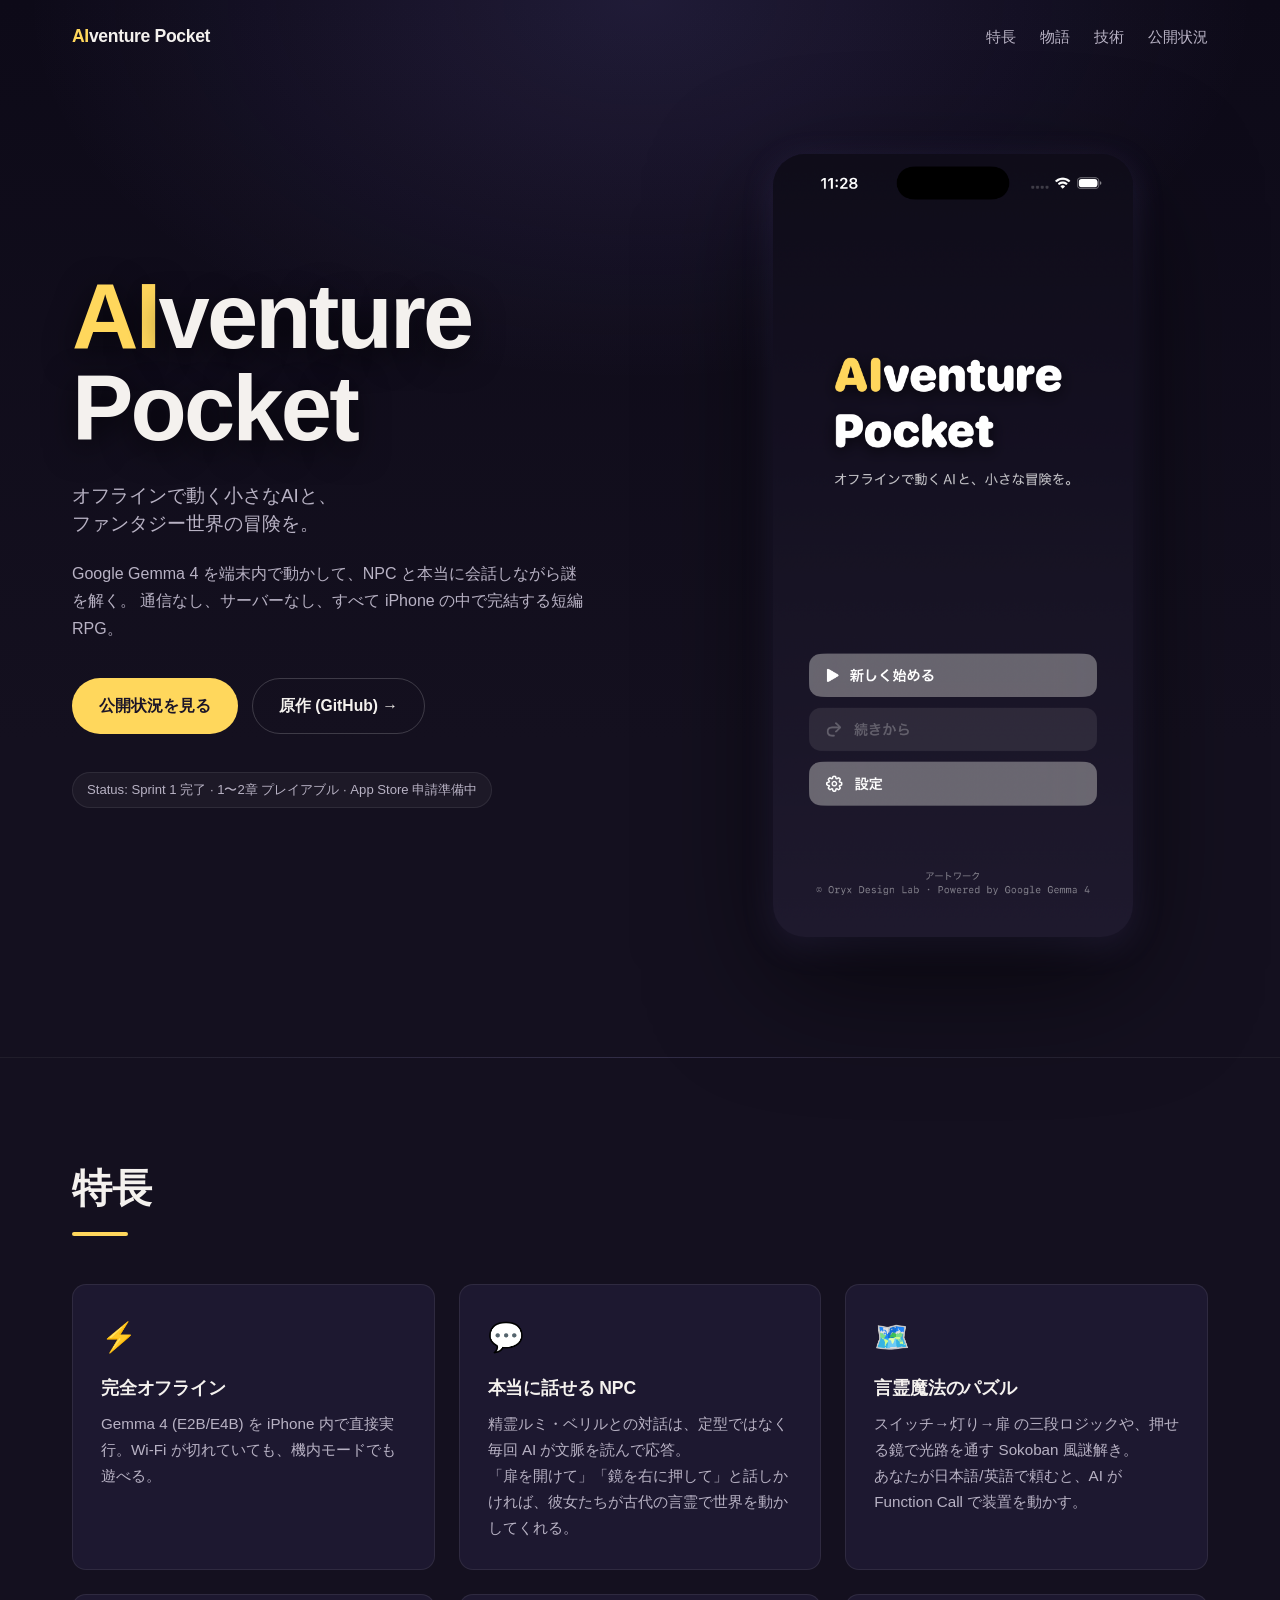
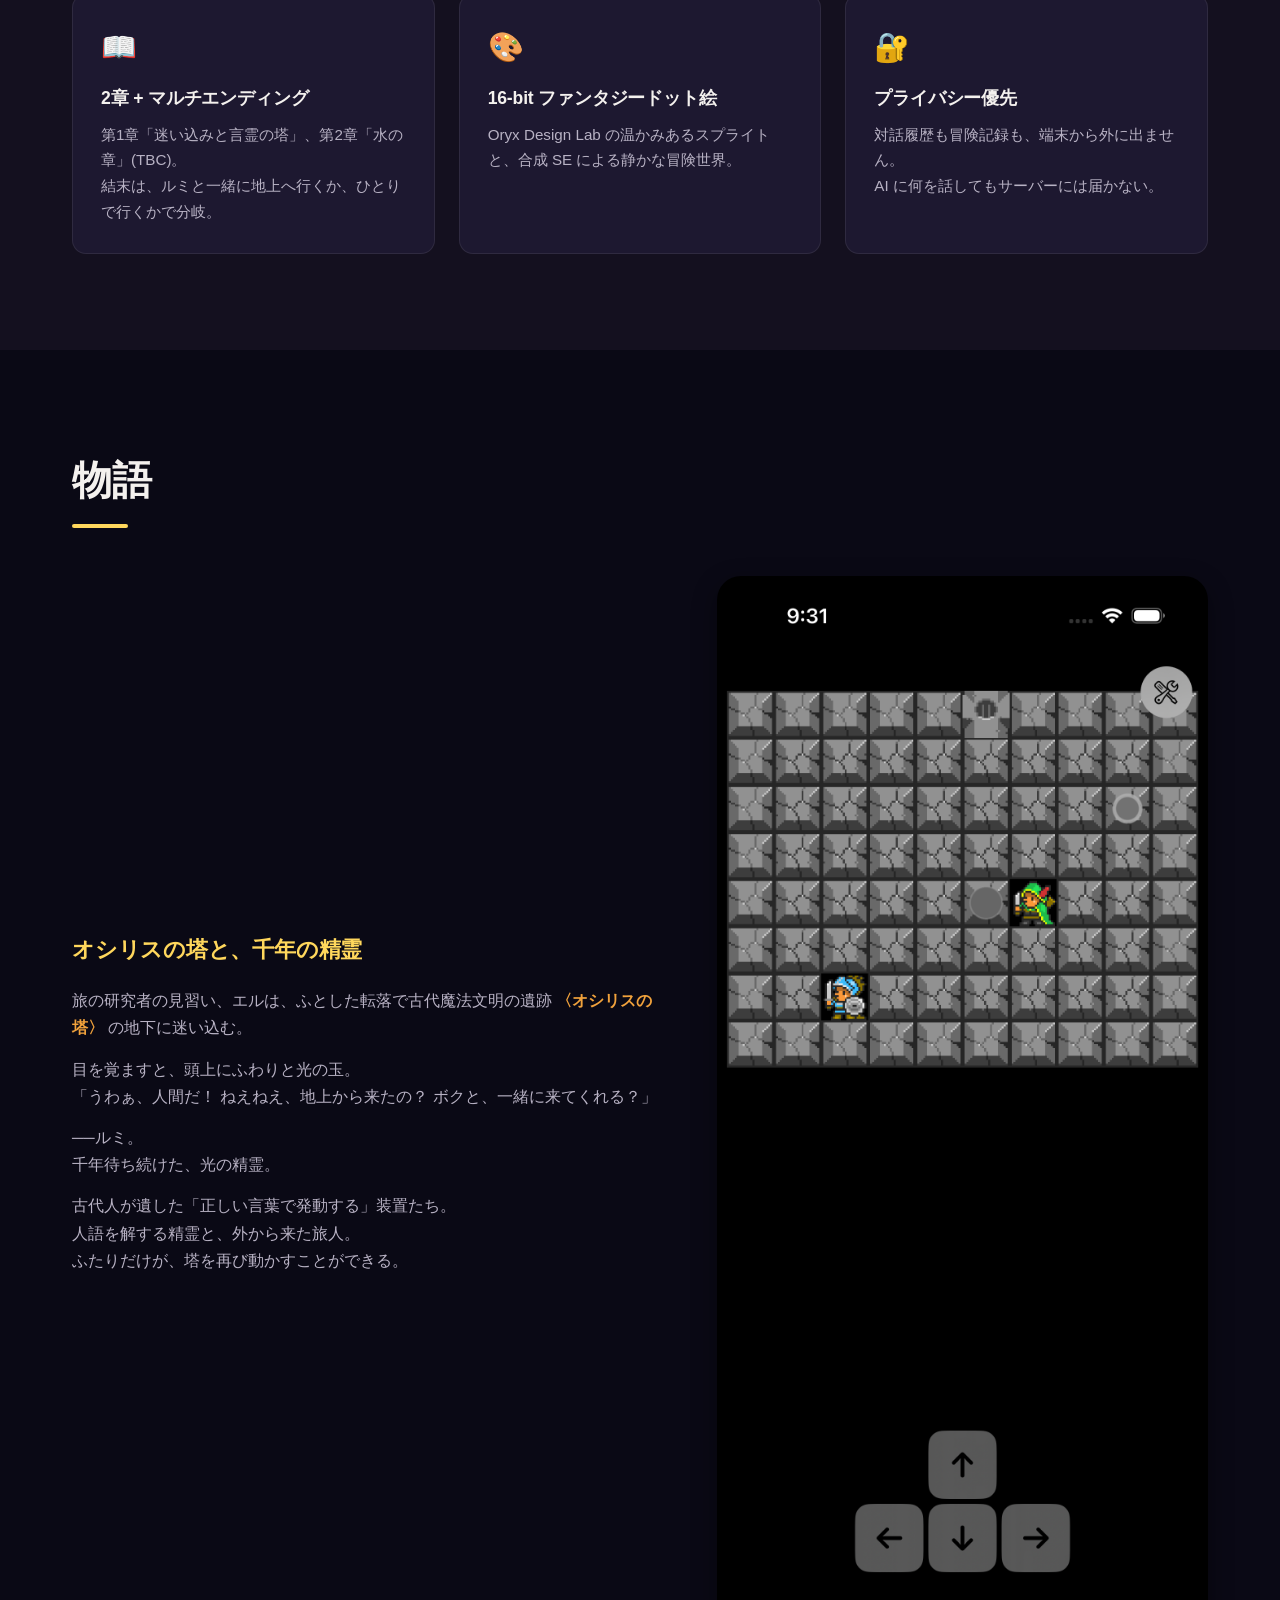
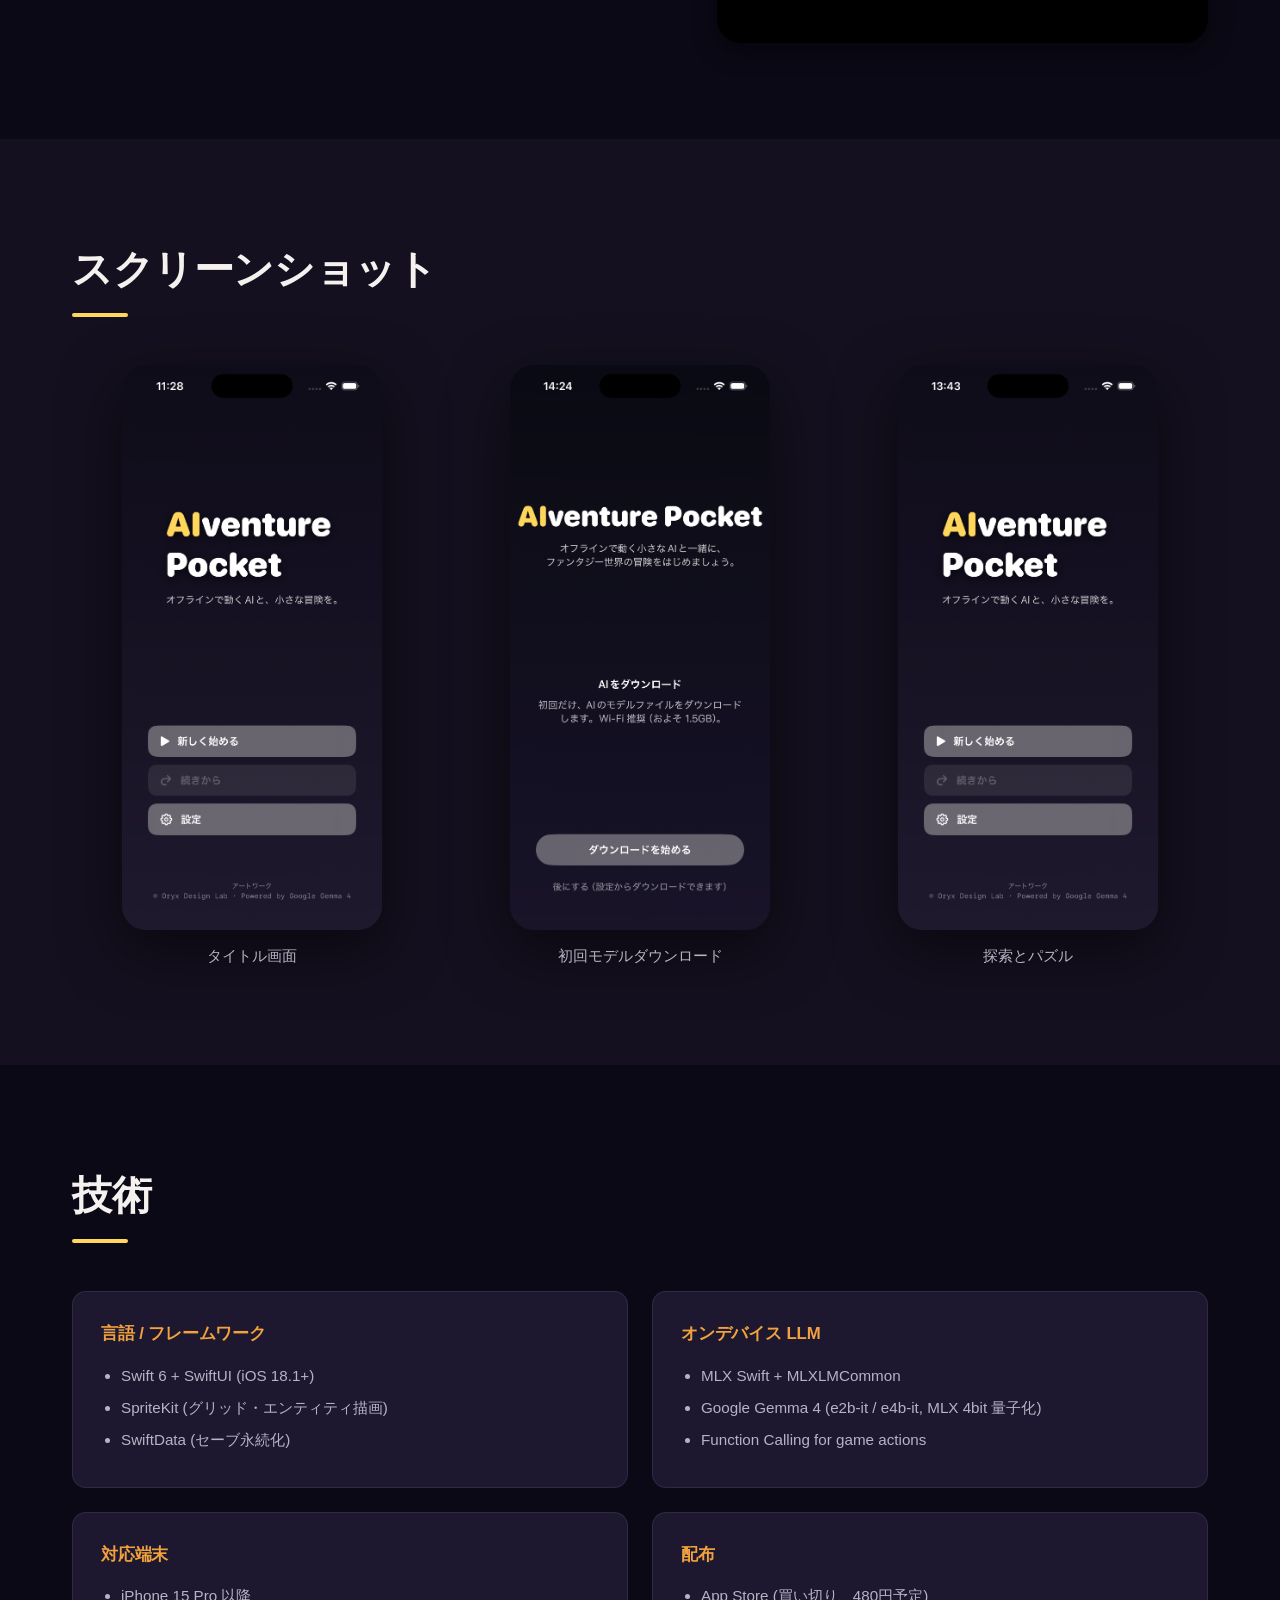
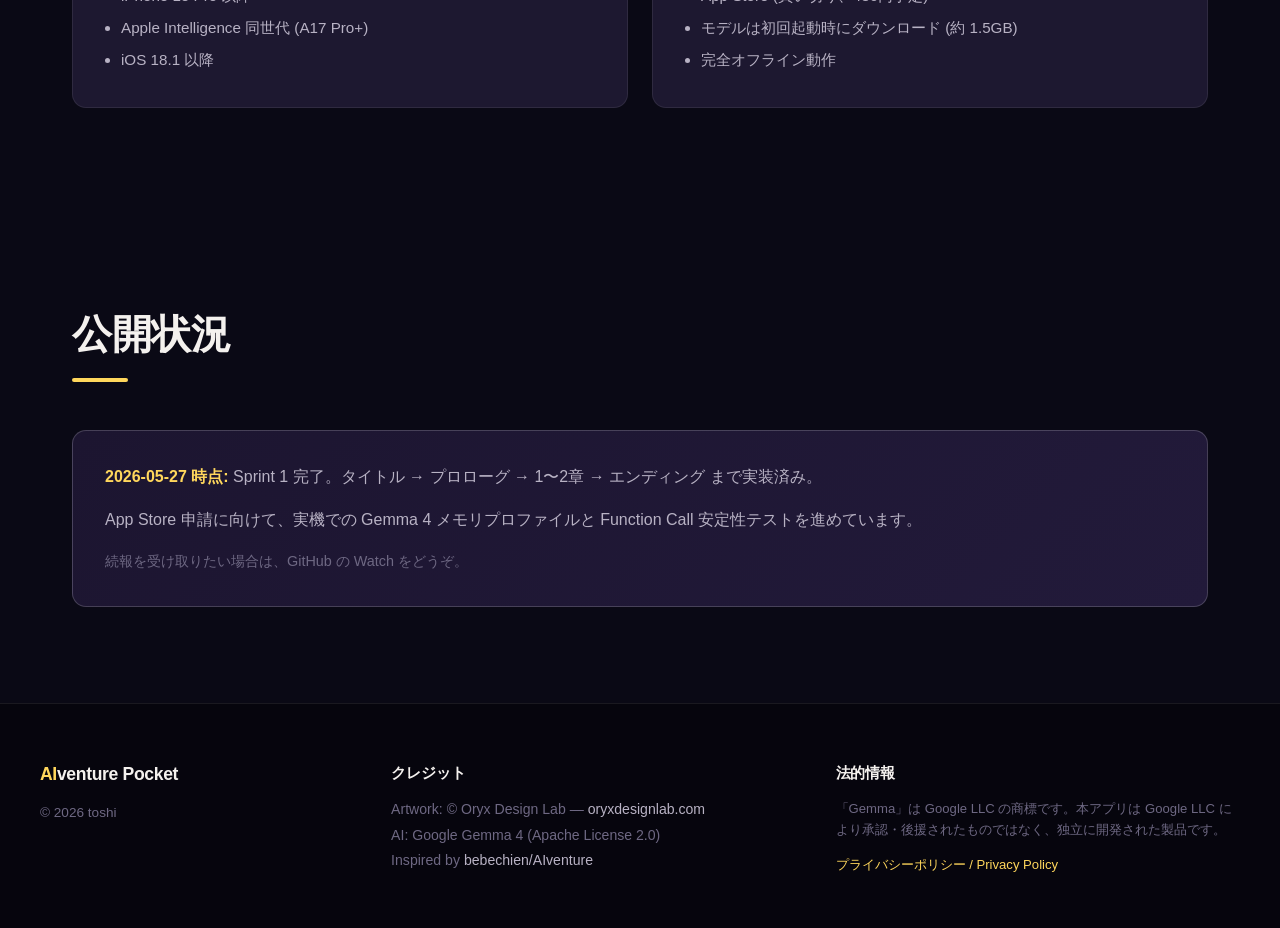
<file: index.html>
<!DOCTYPE html>
<html lang="ja">
<head>
  <meta charset="UTF-8">
  <meta name="viewport" content="width=device-width, initial-scale=1.0">
  <meta name="description" content="AIventure Pocket — オフラインで動く Gemma 4 と一緒に冒険する、iOS 専用のファンタジーアドベンチャー。">
  <meta property="og:title" content="AIventure Pocket">
  <meta property="og:description" content="オフラインで動く小さなAIと、ファンタジー世界の冒険を。">
  <meta property="og:image" content="img/title.png">
  <meta property="og:type" content="website">
  <meta name="theme-color" content="#0F0D1A">
  <title>AIventure Pocket — オフラインで動く AI と冒険する iOS アドベンチャー</title>
  <link rel="stylesheet" href="style.css">
</head>
<body>
  <header class="hero">
    <nav class="nav">
      <span class="brand">
        <span class="brand-ai">AI</span><span class="brand-rest">venture Pocket</span>
      </span>
      <ul class="nav-links">
        <li><a href="#features">特長</a></li>
        <li><a href="#story">物語</a></li>
        <li><a href="#tech">技術</a></li>
        <li><a href="#status">公開状況</a></li>
      </ul>
    </nav>

    <div class="hero-inner">
      <div class="hero-text">
        <h1>
          <span class="logo-ai">AI</span><span class="logo-rest">venture<br>Pocket</span>
        </h1>
        <p class="tagline">オフラインで動く小さなAIと、<br>ファンタジー世界の冒険を。</p>
        <p class="lead">
          Google Gemma 4 を端末内で動かして、NPC と本当に会話しながら謎を解く。
          通信なし、サーバーなし、すべて iPhone の中で完結する短編 RPG。
        </p>
        <div class="cta">
          <a href="#status" class="btn-primary">公開状況を見る</a>
          <a href="https://github.com/bebechien/AIventure" class="btn-secondary" target="_blank" rel="noopener">原作 (GitHub) →</a>
        </div>
        <p class="status-pill">Status: Sprint 1 完了 · 1〜2章 プレイアブル · App Store 申請準備中</p>
      </div>
      <div class="hero-image">
        <img src="img/title.png" alt="タイトル画面" loading="lazy">
      </div>
    </div>
  </header>

  <section id="features" class="section section-features">
    <h2>特長</h2>
    <div class="features-grid">
      <article class="feature">
        <div class="feature-icon" aria-hidden="true">⚡</div>
        <h3>完全オフライン</h3>
        <p>Gemma 4 (E2B/E4B) を iPhone 内で直接実行。Wi-Fi が切れていても、機内モードでも遊べる。</p>
      </article>
      <article class="feature">
        <div class="feature-icon" aria-hidden="true">💬</div>
        <h3>本当に話せる NPC</h3>
        <p>精霊ルミ・ベリルとの対話は、定型ではなく毎回 AI が文脈を読んで応答。<br>「扉を開けて」「鏡を右に押して」と話しかければ、彼女たちが古代の言霊で世界を動かしてくれる。</p>
      </article>
      <article class="feature">
        <div class="feature-icon" aria-hidden="true">🗺️</div>
        <h3>言霊魔法のパズル</h3>
        <p>スイッチ→灯り→扉 の三段ロジックや、押せる鏡で光路を通す Sokoban 風謎解き。<br>あなたが日本語/英語で頼むと、AI が Function Call で装置を動かす。</p>
      </article>
      <article class="feature">
        <div class="feature-icon" aria-hidden="true">📖</div>
        <h3>2章 + マルチエンディング</h3>
        <p>第1章「迷い込みと言霊の塔」、第2章「水の章」(TBC)。<br>結末は、ルミと一緒に地上へ行くか、ひとりで行くかで分岐。</p>
      </article>
      <article class="feature">
        <div class="feature-icon" aria-hidden="true">🎨</div>
        <h3>16-bit ファンタジードット絵</h3>
        <p>Oryx Design Lab の温かみあるスプライトと、合成 SE による静かな冒険世界。</p>
      </article>
      <article class="feature">
        <div class="feature-icon" aria-hidden="true">🔐</div>
        <h3>プライバシー優先</h3>
        <p>対話履歴も冒険記録も、端末から外に出ません。<br>AI に何を話してもサーバーには届かない。</p>
      </article>
    </div>
  </section>

  <section id="story" class="section section-story">
    <h2>物語</h2>
    <div class="story-grid">
      <div class="story-text">
        <h3>オシリスの塔と、千年の精霊</h3>
        <p>
          旅の研究者の見習い、エルは、ふとした転落で古代魔法文明の遺跡 <em>〈オシリスの塔〉</em> の地下に迷い込む。
        </p>
        <p>
          目を覚ますと、頭上にふわりと光の玉。<br>
          「うわぁ、人間だ！ ねえねえ、地上から来たの？ ボクと、一緒に来てくれる？」
        </p>
        <p>
          ──ルミ。<br>
          千年待ち続けた、光の精霊。
        </p>
        <p>
          古代人が遺した「正しい言葉で発動する」装置たち。<br>
          人語を解する精霊と、外から来た旅人。<br>
          ふたりだけが、塔を再び動かすことができる。
        </p>
      </div>
      <div class="story-image">
        <img src="img/gameplay.png" alt="ゲーム画面" loading="lazy">
      </div>
    </div>
  </section>

  <section id="screens" class="section section-screens">
    <h2>スクリーンショット</h2>
    <div class="screens-grid">
      <figure class="screen">
        <img src="img/title.png" alt="タイトル画面" loading="lazy">
        <figcaption>タイトル画面</figcaption>
      </figure>
      <figure class="screen">
        <img src="img/onboarding.png" alt="オンボーディング" loading="lazy">
        <figcaption>初回モデルダウンロード</figcaption>
      </figure>
      <figure class="screen">
        <img src="img/chapter1.png" alt="ゲーム画面" loading="lazy">
        <figcaption>探索とパズル</figcaption>
      </figure>
    </div>
  </section>

  <section id="tech" class="section section-tech">
    <h2>技術</h2>
    <div class="tech-grid">
      <div class="tech-card">
        <h3>言語 / フレームワーク</h3>
        <ul>
          <li>Swift 6 + SwiftUI (iOS 18.1+)</li>
          <li>SpriteKit (グリッド・エンティティ描画)</li>
          <li>SwiftData (セーブ永続化)</li>
        </ul>
      </div>
      <div class="tech-card">
        <h3>オンデバイス LLM</h3>
        <ul>
          <li>MLX Swift + MLXLMCommon</li>
          <li>Google Gemma 4 (e2b-it / e4b-it, MLX 4bit 量子化)</li>
          <li>Function Calling for game actions</li>
        </ul>
      </div>
      <div class="tech-card">
        <h3>対応端末</h3>
        <ul>
          <li>iPhone 15 Pro 以降</li>
          <li>Apple Intelligence 同世代 (A17 Pro+)</li>
          <li>iOS 18.1 以降</li>
        </ul>
      </div>
      <div class="tech-card">
        <h3>配布</h3>
        <ul>
          <li>App Store (買い切り、480円予定)</li>
          <li>モデルは初回起動時にダウンロード (約 1.5GB)</li>
          <li>完全オフライン動作</li>
        </ul>
      </div>
    </div>
  </section>

  <section id="status" class="section section-status">
    <h2>公開状況</h2>
    <div class="status-card">
      <p class="status-line"><strong>2026-05-27 時点:</strong> Sprint 1 完了。タイトル → プロローグ → 1〜2章 → エンディング まで実装済み。</p>
      <p>App Store 申請に向けて、実機での Gemma 4 メモリプロファイルと Function Call 安定性テストを進めています。</p>
      <p class="status-tbc">続報を受け取りたい場合は、GitHub の Watch をどうぞ。</p>
    </div>
  </section>

  <footer class="footer">
    <div class="footer-inner">
      <div class="footer-block">
        <span class="brand">
          <span class="brand-ai">AI</span><span class="brand-rest">venture Pocket</span>
        </span>
        <p class="copyright">© 2026 toshi</p>
      </div>
      <div class="footer-block">
        <h4>クレジット</h4>
        <ul class="footer-links">
          <li>Artwork: © Oryx Design Lab — <a href="https://www.oryxdesignlab.com/" target="_blank" rel="noopener">oryxdesignlab.com</a></li>
          <li>AI: Google Gemma 4 (Apache License 2.0)</li>
          <li>Inspired by <a href="https://github.com/bebechien/AIventure" target="_blank" rel="noopener">bebechien/AIventure</a></li>
        </ul>
      </div>
      <div class="footer-block">
        <h4>法的情報</h4>
        <p class="small">「Gemma」は Google LLC の商標です。本アプリは Google LLC により承認・後援されたものではなく、独立に開発された製品です。</p>
        <p class="small"><a href="privacy.html">プライバシーポリシー / Privacy Policy</a></p>
      </div>
    </div>
  </footer>
</body>
</html>
</file>
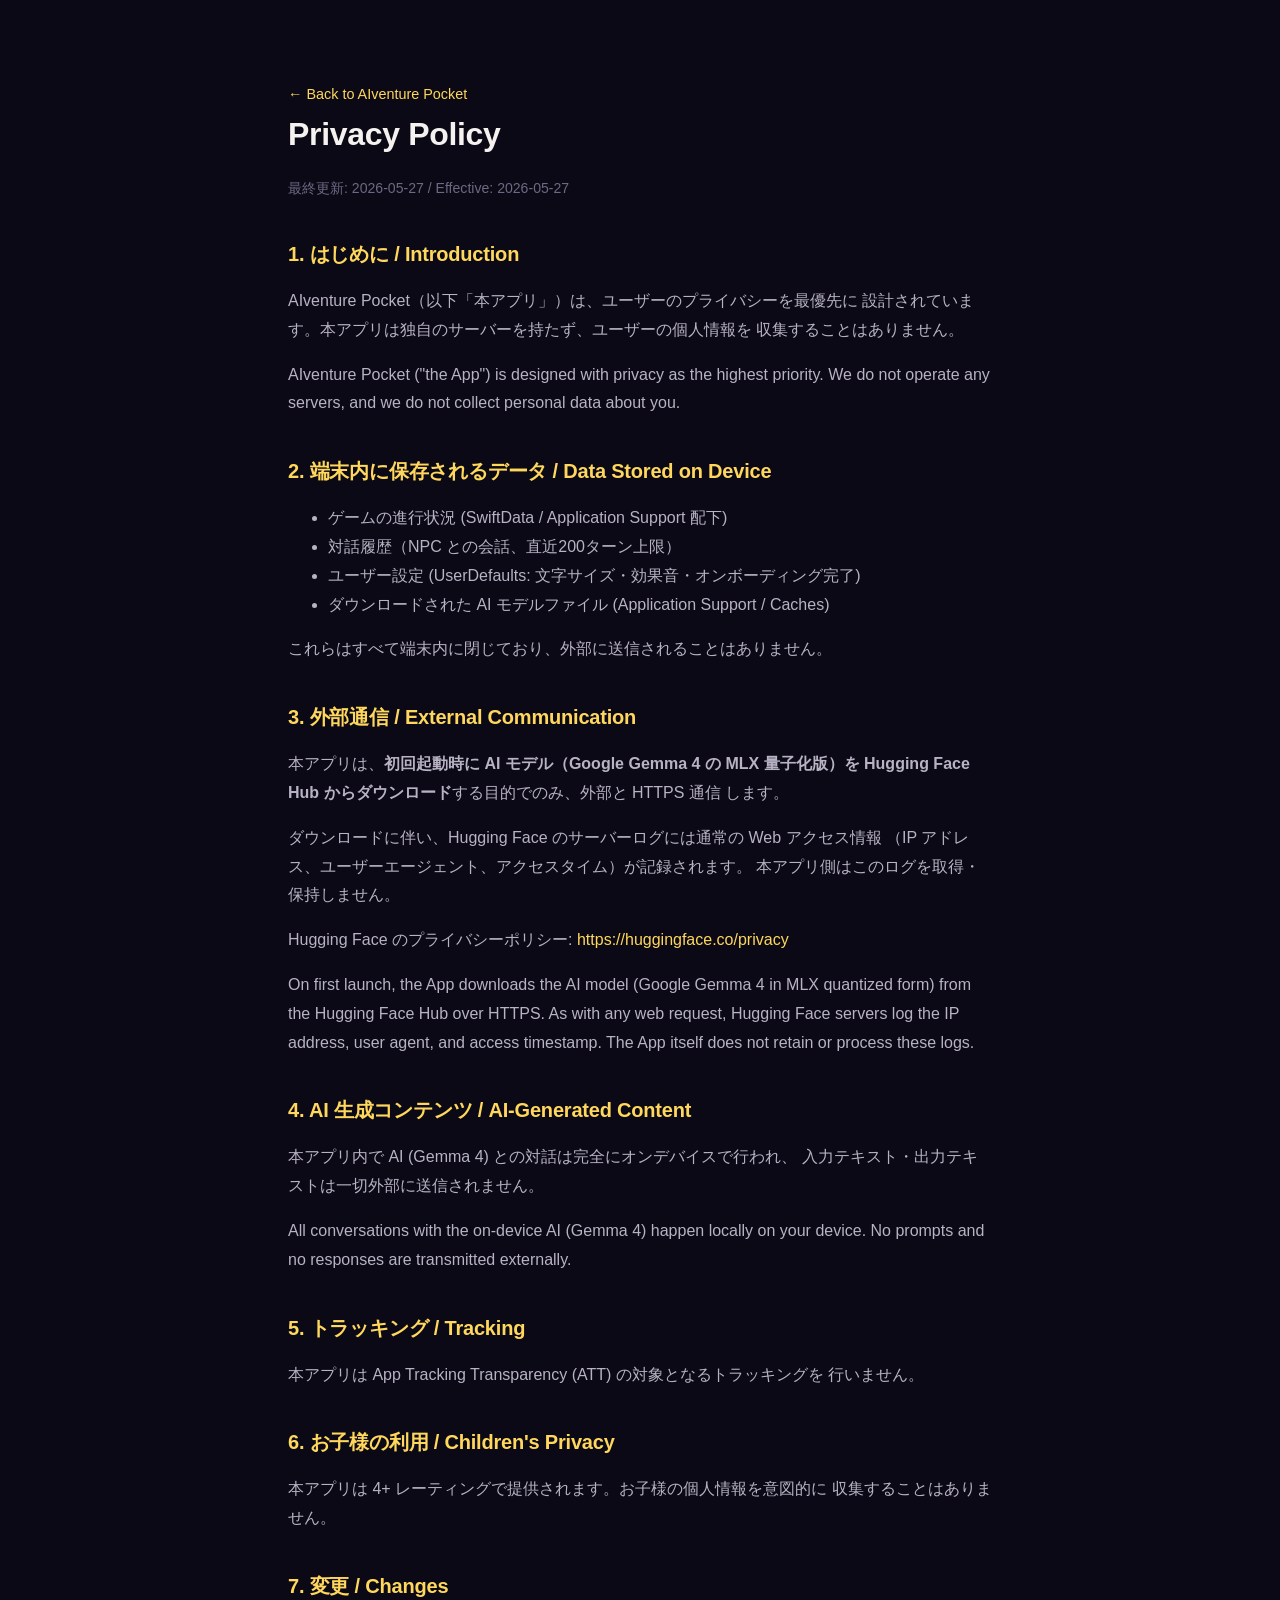
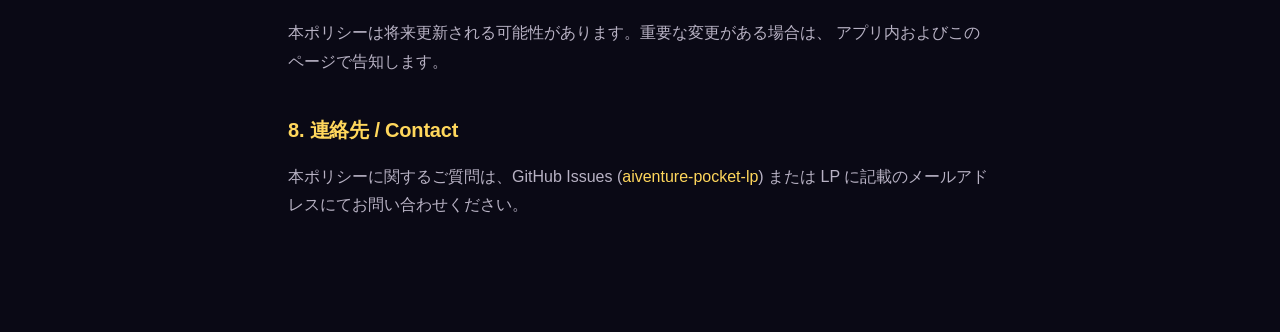
<file: privacy.html>
<!DOCTYPE html>
<html lang="ja">
<head>
  <meta charset="UTF-8">
  <meta name="viewport" content="width=device-width, initial-scale=1.0">
  <meta name="description" content="AIventure Pocket Privacy Policy">
  <title>Privacy Policy — AIventure Pocket</title>
  <link rel="stylesheet" href="style.css">
  <style>
    .legal-wrap { max-width: 760px; margin: 0 auto; padding: 80px 28px 96px; }
    .legal-wrap h1 { font-size: 32px; margin-bottom: 8px; color: var(--text-primary); }
    .legal-wrap h2 { font-size: 20px; margin-top: 36px; margin-bottom: 12px; color: var(--accent-gold); }
    .legal-wrap p, .legal-wrap li { color: var(--text-muted); line-height: 1.8; }
    .legal-wrap a { color: var(--accent-gold); }
    .legal-wrap .meta { color: var(--text-faint); font-size: 0.88rem; margin-bottom: 32px; }
    .back-link { color: var(--text-muted); font-size: 0.9rem; text-decoration: none; border-bottom: 1px solid transparent; }
    .back-link:hover { border-color: var(--accent-gold); color: var(--accent-gold); }
  </style>
</head>
<body>
  <div class="legal-wrap">
    <a href="index.html" class="back-link">← Back to AIventure Pocket</a>
    <h1>Privacy Policy</h1>
    <p class="meta">最終更新: 2026-05-27 / Effective: 2026-05-27</p>

    <h2>1. はじめに / Introduction</h2>
    <p>
      AIventure Pocket（以下「本アプリ」）は、ユーザーのプライバシーを最優先に
      設計されています。本アプリは独自のサーバーを持たず、ユーザーの個人情報を
      収集することはありません。
    </p>
    <p>
      AIventure Pocket ("the App") is designed with privacy as the highest
      priority. We do not operate any servers, and we do not collect personal
      data about you.
    </p>

    <h2>2. 端末内に保存されるデータ / Data Stored on Device</h2>
    <ul>
      <li>ゲームの進行状況 (SwiftData / Application Support 配下)</li>
      <li>対話履歴（NPC との会話、直近200ターン上限）</li>
      <li>ユーザー設定 (UserDefaults: 文字サイズ・効果音・オンボーディング完了)</li>
      <li>ダウンロードされた AI モデルファイル (Application Support / Caches)</li>
    </ul>
    <p>これらはすべて端末内に閉じており、外部に送信されることはありません。</p>

    <h2>3. 外部通信 / External Communication</h2>
    <p>
      本アプリは、<strong>初回起動時に AI モデル（Google Gemma 4 の MLX 量子化版）を
      Hugging Face Hub からダウンロード</strong>する目的でのみ、外部と HTTPS 通信
      します。
    </p>
    <p>
      ダウンロードに伴い、Hugging Face のサーバーログには通常の Web アクセス情報
      （IP アドレス、ユーザーエージェント、アクセスタイム）が記録されます。
      本アプリ側はこのログを取得・保持しません。
    </p>
    <p>
      Hugging Face のプライバシーポリシー:
      <a href="https://huggingface.co/privacy" target="_blank" rel="noopener">https://huggingface.co/privacy</a>
    </p>
    <p>
      On first launch, the App downloads the AI model (Google Gemma 4 in MLX
      quantized form) from the Hugging Face Hub over HTTPS. As with any web
      request, Hugging Face servers log the IP address, user agent, and access
      timestamp. The App itself does not retain or process these logs.
    </p>

    <h2>4. AI 生成コンテンツ / AI-Generated Content</h2>
    <p>
      本アプリ内で AI (Gemma 4) との対話は完全にオンデバイスで行われ、
      入力テキスト・出力テキストは一切外部に送信されません。
    </p>
    <p>
      All conversations with the on-device AI (Gemma 4) happen locally on your
      device. No prompts and no responses are transmitted externally.
    </p>

    <h2>5. トラッキング / Tracking</h2>
    <p>
      本アプリは App Tracking Transparency (ATT) の対象となるトラッキングを
      行いません。
    </p>

    <h2>6. お子様の利用 / Children's Privacy</h2>
    <p>
      本アプリは 4+ レーティングで提供されます。お子様の個人情報を意図的に
      収集することはありません。
    </p>

    <h2>7. 変更 / Changes</h2>
    <p>
      本ポリシーは将来更新される可能性があります。重要な変更がある場合は、
      アプリ内およびこのページで告知します。
    </p>

    <h2>8. 連絡先 / Contact</h2>
    <p>
      本ポリシーに関するご質問は、GitHub Issues
      (<a href="https://github.com/toshizo-app/aiventure-pocket-lp/issues" target="_blank" rel="noopener">aiventure-pocket-lp</a>)
      または LP に記載のメールアドレスにてお問い合わせください。
    </p>
  </div>
</body>
</html>
</file>
<file: style.css>
/* AIventure Pocket — Landing Page */

:root {
  --bg-deep: #0a0915;
  --bg-mid: #14101f;
  --bg-soft: #1d1830;
  --text-primary: #f4f1ee;
  --text-muted: #b8b2c4;
  --text-faint: #6e6883;
  --accent-gold: #ffd75c;
  --accent-warm: #f1a23c;
  --accent-violet: #8c7ae6;
  --line: rgba(255, 255, 255, 0.08);
  --line-strong: rgba(255, 255, 255, 0.18);
  --shadow-soft: 0 8px 24px rgba(0, 0, 0, 0.4);
  --radius: 14px;
}

* {
  box-sizing: border-box;
}

html {
  scroll-behavior: smooth;
  -webkit-text-size-adjust: 100%;
}

body {
  margin: 0;
  font-family: -apple-system, BlinkMacSystemFont, "Hiragino Sans", "Yu Gothic", "Meiyo", "Segoe UI", sans-serif;
  color: var(--text-primary);
  background: var(--bg-deep);
  line-height: 1.7;
}

a {
  color: var(--accent-gold);
  text-decoration: none;
  border-bottom: 1px solid transparent;
  transition: border-color 0.2s ease;
}
a:hover {
  border-color: var(--accent-gold);
}

img {
  max-width: 100%;
  display: block;
  height: auto;
}

h1, h2, h3, h4 {
  margin: 0;
  letter-spacing: -0.01em;
}

/* Brand */
.brand {
  font-weight: 900;
  font-size: 1.1rem;
  letter-spacing: -0.02em;
}
.brand-ai {
  color: var(--accent-gold);
}
.brand-rest {
  color: var(--text-primary);
}

/* HERO */
.hero {
  position: relative;
  background:
    radial-gradient(ellipse 80% 60% at 50% 0%, rgba(140, 122, 230, 0.15), transparent 60%),
    linear-gradient(180deg, #0d0a18 0%, #14101f 70%);
  padding-bottom: 80px;
  border-bottom: 1px solid var(--line);
}

.nav {
  display: flex;
  justify-content: space-between;
  align-items: center;
  padding: 22px 32px;
  max-width: 1200px;
  margin: 0 auto;
}
.nav-links {
  list-style: none;
  display: flex;
  gap: 24px;
  margin: 0;
  padding: 0;
}
.nav-links a {
  color: var(--text-muted);
  font-size: 0.92rem;
}
.nav-links a:hover {
  color: var(--accent-gold);
}

.hero-inner {
  max-width: 1200px;
  margin: 0 auto;
  padding: 80px 32px 40px;
  display: grid;
  grid-template-columns: 1.1fr 1fr;
  gap: 64px;
  align-items: center;
}

.hero-text h1 {
  font-size: clamp(56px, 8vw, 92px);
  line-height: 1.0;
  font-weight: 900;
  letter-spacing: -0.03em;
  margin-bottom: 28px;
  text-shadow: 0 8px 32px rgba(0, 0, 0, 0.7);
}
.logo-ai {
  color: var(--accent-gold);
}
.logo-rest {
  color: var(--text-primary);
}

.tagline {
  font-size: 1.18rem;
  font-weight: 500;
  color: var(--text-muted);
  margin: 0 0 22px;
  line-height: 1.5;
}

.lead {
  font-size: 1rem;
  color: var(--text-muted);
  margin: 0 0 36px;
  max-width: 520px;
}

.cta {
  display: flex;
  gap: 14px;
  flex-wrap: wrap;
  margin-bottom: 24px;
}
.btn-primary, .btn-secondary {
  display: inline-block;
  padding: 14px 26px;
  border-radius: 999px;
  font-weight: 700;
  font-size: 0.98rem;
  border: 1px solid transparent;
  transition: transform 0.15s ease, background 0.2s ease, border-color 0.2s ease;
}
.btn-primary {
  background: var(--accent-gold);
  color: #1a1428;
}
.btn-primary:hover {
  background: #ffe48b;
  transform: translateY(-1px);
  border-color: transparent;
}
.btn-secondary {
  background: transparent;
  color: var(--text-primary);
  border-color: var(--line-strong);
}
.btn-secondary:hover {
  border-color: var(--accent-gold);
  color: var(--accent-gold);
  transform: translateY(-1px);
}

.status-pill {
  display: inline-block;
  font-size: 0.82rem;
  color: var(--text-muted);
  background: rgba(255, 255, 255, 0.04);
  padding: 6px 14px;
  border-radius: 999px;
  border: 1px solid var(--line);
}

.hero-image {
  position: relative;
}
.hero-image img {
  border-radius: 32px;
  box-shadow: 0 40px 120px rgba(0, 0, 0, 0.6), 0 8px 32px rgba(140, 122, 230, 0.18);
  max-width: 360px;
  margin: 0 auto;
}

/* Sections */
.section {
  max-width: 1200px;
  margin: 0 auto;
  padding: 96px 32px;
}
.section h2 {
  font-size: clamp(28px, 4vw, 40px);
  font-weight: 800;
  margin-bottom: 48px;
  position: relative;
  display: inline-block;
}
.section h2::after {
  content: "";
  display: block;
  width: 56px;
  height: 4px;
  background: var(--accent-gold);
  border-radius: 2px;
  margin-top: 10px;
}

/* Features */
.section-features {
  background: var(--bg-mid);
  max-width: none;
  padding-left: 0;
  padding-right: 0;
}
.section-features h2 {
  max-width: 1200px;
  margin-left: auto;
  margin-right: auto;
  padding: 0 32px;
  display: block;
}
.features-grid {
  max-width: 1200px;
  margin: 0 auto;
  padding: 0 32px;
  display: grid;
  grid-template-columns: repeat(3, 1fr);
  gap: 24px;
}
.feature {
  background: var(--bg-soft);
  border: 1px solid var(--line);
  padding: 28px;
  border-radius: var(--radius);
  transition: transform 0.2s ease, border-color 0.2s ease;
}
.feature:hover {
  transform: translateY(-2px);
  border-color: var(--line-strong);
}
.feature-icon {
  font-size: 1.8rem;
  margin-bottom: 12px;
}
.feature h3 {
  font-size: 1.1rem;
  font-weight: 700;
  margin-bottom: 8px;
  color: var(--text-primary);
}
.feature p {
  color: var(--text-muted);
  font-size: 0.95rem;
  margin: 0;
}

/* Story */
.story-grid {
  display: grid;
  grid-template-columns: 1.2fr 1fr;
  gap: 56px;
  align-items: center;
}
.story-text h3 {
  font-size: 1.4rem;
  margin-bottom: 18px;
  color: var(--accent-gold);
}
.story-text p {
  color: var(--text-muted);
  margin: 0 0 14px;
}
.story-text em {
  color: var(--accent-warm);
  font-style: normal;
  font-weight: 600;
}
.story-image img {
  border-radius: 24px;
  box-shadow: var(--shadow-soft);
}

/* Screens */
.section-screens {
  background: var(--bg-mid);
  max-width: none;
  padding-left: 0;
  padding-right: 0;
}
.section-screens h2 {
  max-width: 1200px;
  margin-left: auto;
  margin-right: auto;
  padding: 0 32px;
  display: block;
}
.screens-grid {
  max-width: 1200px;
  margin: 0 auto;
  padding: 0 32px;
  display: grid;
  grid-template-columns: repeat(3, 1fr);
  gap: 28px;
}
.screen {
  margin: 0;
  text-align: center;
}
.screen img {
  border-radius: 24px;
  box-shadow: 0 20px 60px rgba(0, 0, 0, 0.5);
  max-width: 260px;
  margin: 0 auto;
}
.screen figcaption {
  margin-top: 14px;
  font-size: 0.92rem;
  color: var(--text-muted);
}

/* Tech */
.tech-grid {
  display: grid;
  grid-template-columns: repeat(2, 1fr);
  gap: 24px;
}
.tech-card {
  background: var(--bg-soft);
  border: 1px solid var(--line);
  padding: 28px;
  border-radius: var(--radius);
}
.tech-card h3 {
  font-size: 1.05rem;
  color: var(--accent-warm);
  margin-bottom: 14px;
}
.tech-card ul {
  margin: 0;
  padding-left: 20px;
  color: var(--text-muted);
  font-size: 0.95rem;
}
.tech-card li {
  margin-bottom: 6px;
}

/* Status */
.status-card {
  background: linear-gradient(135deg, #1c1530 0%, #221a3a 100%);
  border: 1px solid var(--line-strong);
  border-radius: var(--radius);
  padding: 32px;
  font-size: 1rem;
  color: var(--text-muted);
}
.status-line {
  margin-top: 0;
}
.status-card strong {
  color: var(--accent-gold);
}
.status-tbc {
  margin-bottom: 0;
  color: var(--text-faint);
  font-size: 0.9rem;
}

/* Footer */
.footer {
  background: #06050d;
  border-top: 1px solid var(--line);
  padding: 56px 32px 40px;
}
.footer-inner {
  max-width: 1200px;
  margin: 0 auto;
  display: grid;
  grid-template-columns: 1fr 1.3fr 1.3fr;
  gap: 40px;
}
.footer-block h4 {
  font-size: 0.95rem;
  color: var(--text-primary);
  margin-bottom: 12px;
}
.footer-links {
  list-style: none;
  margin: 0;
  padding: 0;
  color: var(--text-faint);
  font-size: 0.88rem;
  line-height: 1.8;
}
.footer-links a {
  color: var(--text-muted);
}
.footer-links a:hover {
  color: var(--accent-gold);
}
.copyright {
  margin-top: 12px;
  color: var(--text-faint);
  font-size: 0.85rem;
}
.small {
  font-size: 0.82rem;
  color: var(--text-faint);
  line-height: 1.6;
}

/* Responsive */
@media (max-width: 900px) {
  .nav-links { display: none; }
  .hero-inner { grid-template-columns: 1fr; gap: 40px; padding-top: 48px; }
  .hero-image img { max-width: 280px; }
  .features-grid { grid-template-columns: 1fr; }
  .story-grid { grid-template-columns: 1fr; gap: 32px; }
  .screens-grid { grid-template-columns: 1fr; }
  .screen img { max-width: 280px; }
  .tech-grid { grid-template-columns: 1fr; }
  .footer-inner { grid-template-columns: 1fr; gap: 24px; }
  .section { padding: 56px 24px; }
}

@media (prefers-reduced-motion: reduce) {
  * { animation: none !important; transition: none !important; }
  html { scroll-behavior: auto; }
}
</file>
